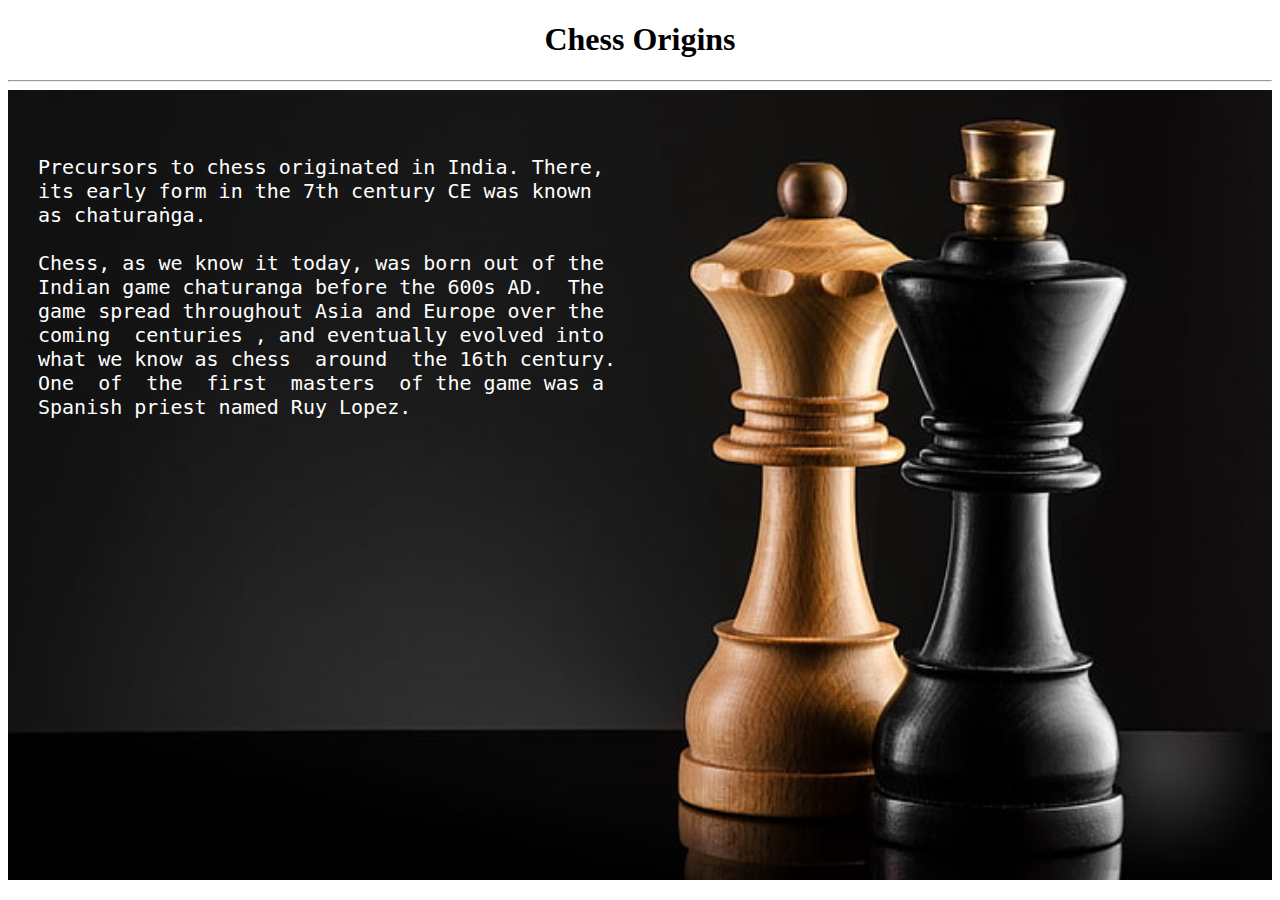
<file: Chess-Board-Generator/chess/index.html>
<!DOCTYPE html>
<html>
<head>
<link href="https://cdn.jsdelivr.net/npm/bootstrap@5.3.0-alpha3/dist/css/bootstrap.min.css" rel="stylesheet" integrity="sha384-KK94CHFLLe+nY2dmCWGMq91rCGa5gtU4mk92HdvYe+M/SXH301p5ILy+dN9+nJOZ" crossorigin="anonymous">
<style>
img{
	display: block;
	margin-left: auto;
	margin-right: auto;
	width: 100%;
	padding:none;
}
pre
{
text-align:justify;
}
.container {
  position: relative;
  text-align: center;
  color: white;
}


/* Top left text */
.top-left {
  position: absolute;
  top: 15px;
  left: 15px;
  font-size:20px;
  text-align:justify;
  margin-left:15px;
  margin-top:30px;
}

</style>
</head>
<body>
<center>
<h1 >Chess Origins</h1  >
</center>
		<hr>
	<div class="container">
<img src="backc.jpg" >
<div class="top-left">
<pre>
Precursors to chess originated in India. There, 
its early form in the 7th century CE was known 
as chaturaṅga.

Chess, as we know it today, was born out of the 
Indian game chaturanga before the 600s AD.  The 
game spread throughout Asia and Europe over the
coming  centuries , and eventually evolved into 
what we know as chess  around  the 16th century. 
One  of  the  first  masters  of the game was a 
Spanish priest named Ruy Lopez.
		</pre>
		</div>
		</div>
</body>
</html>
</file>
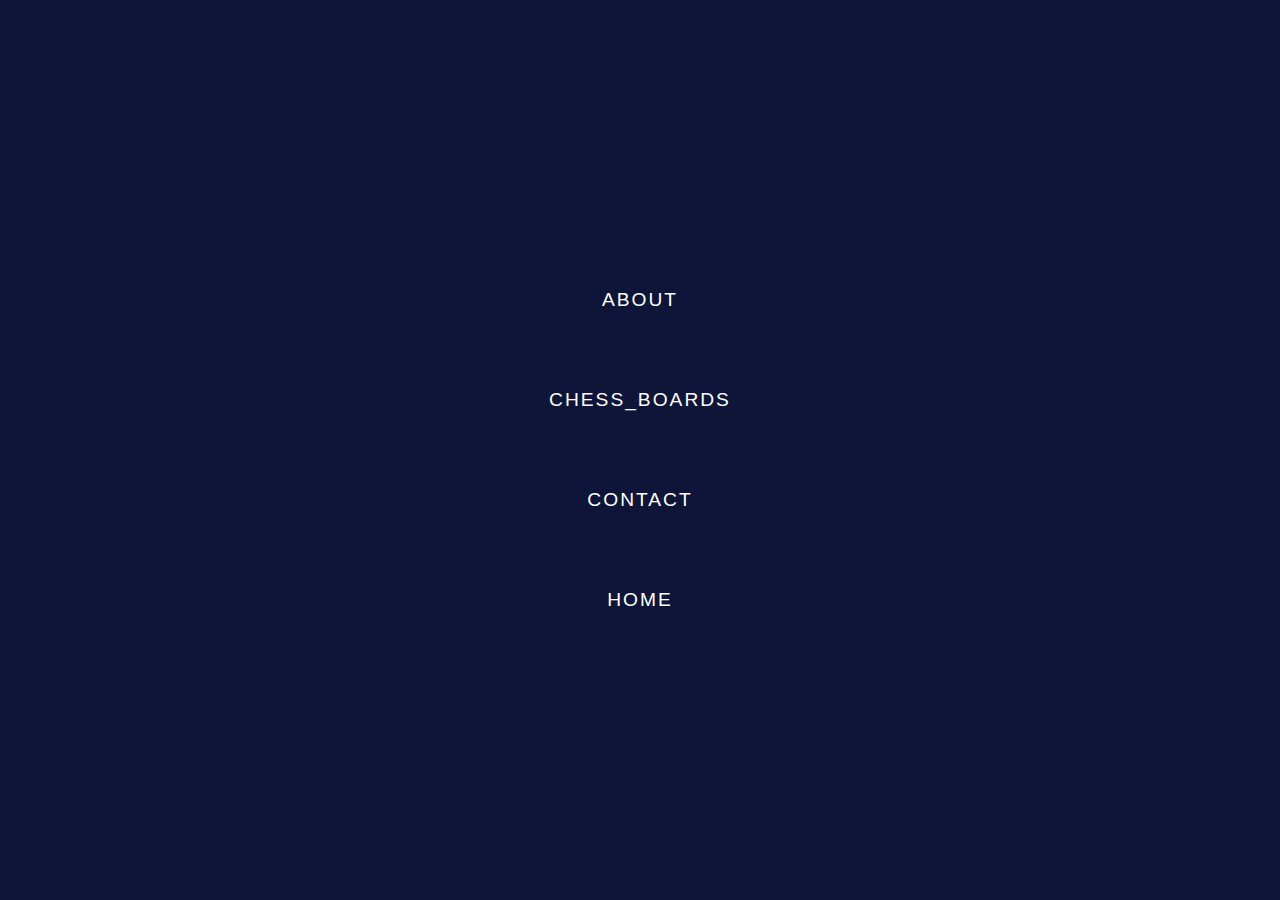
<file: Chess-Board-Generator/button.html>
<!DOCTYPE html>
<html lang="en">
<head>
    <meta charset="UTF-8">
    <meta http-equiv="X-UA-Compatible" content="IE=edge">
    <meta name="viewport" content="width=device-width, initial-scale=1.0">
    <title>Document</title>
    <link rel="stylesheet" type="text/css" href="styleb.css">
</head>
<body>
    <div class="container">
        
        <a href="chess/index.html">
            <span>ABOUT</span>
        </a>
        <a href="secondpage.html">
            <span>CHESS_BOARDS</span>
        </a>
        <a href="chess/contact.html">
            <span>CONTACT</span>
        </a>
        <a href="zeropage1.html">
            <span>HOME</span>
        </a>
    </div>
</body>
</html>
</file>
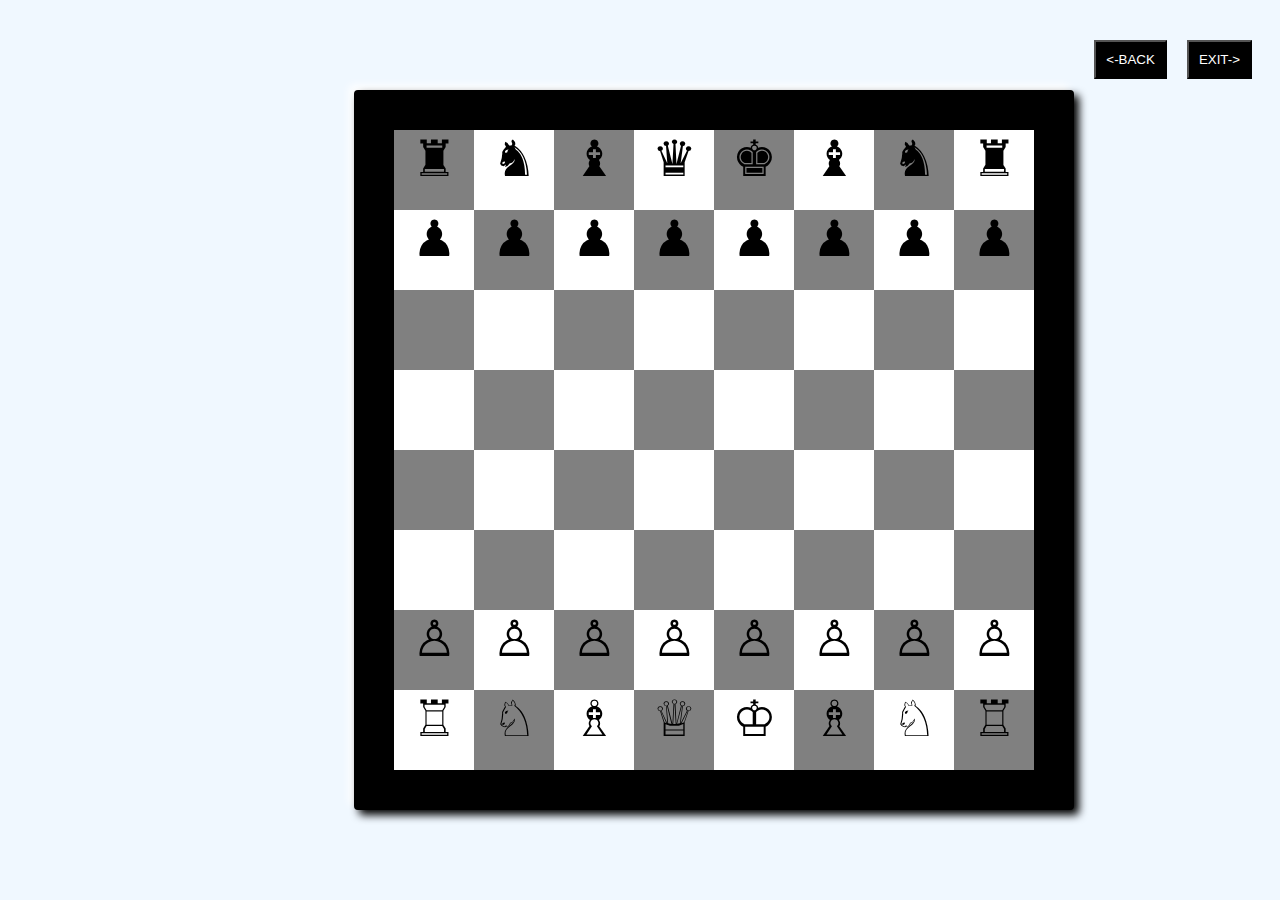
<file: Chess-Board-Generator/chess1.html>
<html>
<head>
<meta charset="UTF-8"> 

<title>Chess set 1</title>
<style>
    body {
    background-color: aliceblue;
    font-family: 'Montserrat', sans-serif;
    padding-left: 20%;
  }
  .chessboard {
      width: 640px;
      height: 640px;
      margin: 90px;
      border: 40px solid #000000;
      border-radius: 4px;
  background: #e59110;
  box-shadow:  5px 5px 8px #000000,
               -5px -5px 8px #ffffff;
  }
  .black:hover{
    background-color: rgb(190, 102, 102);
  }
  .white:hover{
    background-color: rgb(138, 80, 80);
  }
  .black {
      float: left;
      width: 80px;
      height: 80px;
      background-color: white;
        font-size:50px;
      text-align:center;
      display: table-cell;
      vertical-align:middle;
  }
  .white {
      float: left;
      width: 80px;
      height: 80px;
      background-color:grey;
      font-size:50px;
      text-align:center;
      display: table-cell;
      vertical-align:middle;
  }
  button{
    float: right;
    margin-top:-50px;
    margin-right: 20px;
    background-color: black;
    color: #ffffff;
    padding: 10px;
    margin-bottom: 20px;

  }
</style>
</head>
<body>
  <div>
  
  <button onclick="window.location.href='exit.html'">EXIT-></button>
  <button onclick="window.location.href='button.html'"><-BACK</button>
</div>
<div class="chessboard">
<!-- 1st -->
<div class="white">&#9820;</div>
<div class="black">&#9822;</div>
<div class="white">&#9821;</div>
<div class="black">&#9819;</div>
<div class="white">&#9818;</div>
<div class="black">&#9821;</div>
<div class="white">&#9822;</div>
<div class="black">&#9820;</div>
<!-- 2nd -->
<div class="black">&#9823;</div>
<div class="white">&#9823;</div>
<div class="black">&#9823;</div>
<div class="white">&#9823;</div>
<div class="black">&#9823;</div>
<div class="white">&#9823;</div>
<div class="black">&#9823;</div>
<div class="white">&#9823;</div>
<!-- 3th -->
<div class="white"></div>
<div class="black"></div>
<div class="white"></div>
<div class="black"></div>
<div class="white"></div>
<div class="black"></div>
<div class="white"></div>
<div class="black"></div>
<!-- 4st -->
<div class="black"></div>
<div class="white"></div>
<div class="black"></div>
<div class="white"></div>
<div class="black"></div>
<div class="white"></div>
<div class="black"></div>
<div class="white"></div>
<!-- 5th -->
<div class="white"></div>
<div class="black"></div>
<div class="white"></div>
<div class="black"></div>
<div class="white"></div>
<div class="black"></div>
<div class="white"></div>
<div class="black"></div>
<!-- 6th -->
<div class="black"></div>
<div class="white"></div>
<div class="black"></div>
<div class="white"></div>
<div class="black"></div>
<div class="white"></div>
<div class="black"></div>
<div class="white"></div>
<!-- 7th -->
<div class="white">&#9817;</div>
<div class="black">&#9817;</div>
<div class="white">&#9817;</div>
<div class="black">&#9817;</div>
<div class="white">&#9817;</div>
<div class="black">&#9817;</div>
<div class="white">&#9817;</div>
<div class="black">&#9817;</div>
<!-- 8th -->
<div class="black">&#9814;</div>
<div class="white">&#9816;</div>
<div class="black">&#9815;</div>
<div class="white">&#9813;</div>
<div class="black">&#9812;</div>
<div class="white">&#9815;</div>
<div class="black">&#9816;</div>
<div class="white">&#9814;</div>
</div>

</body>
</html>
</file>
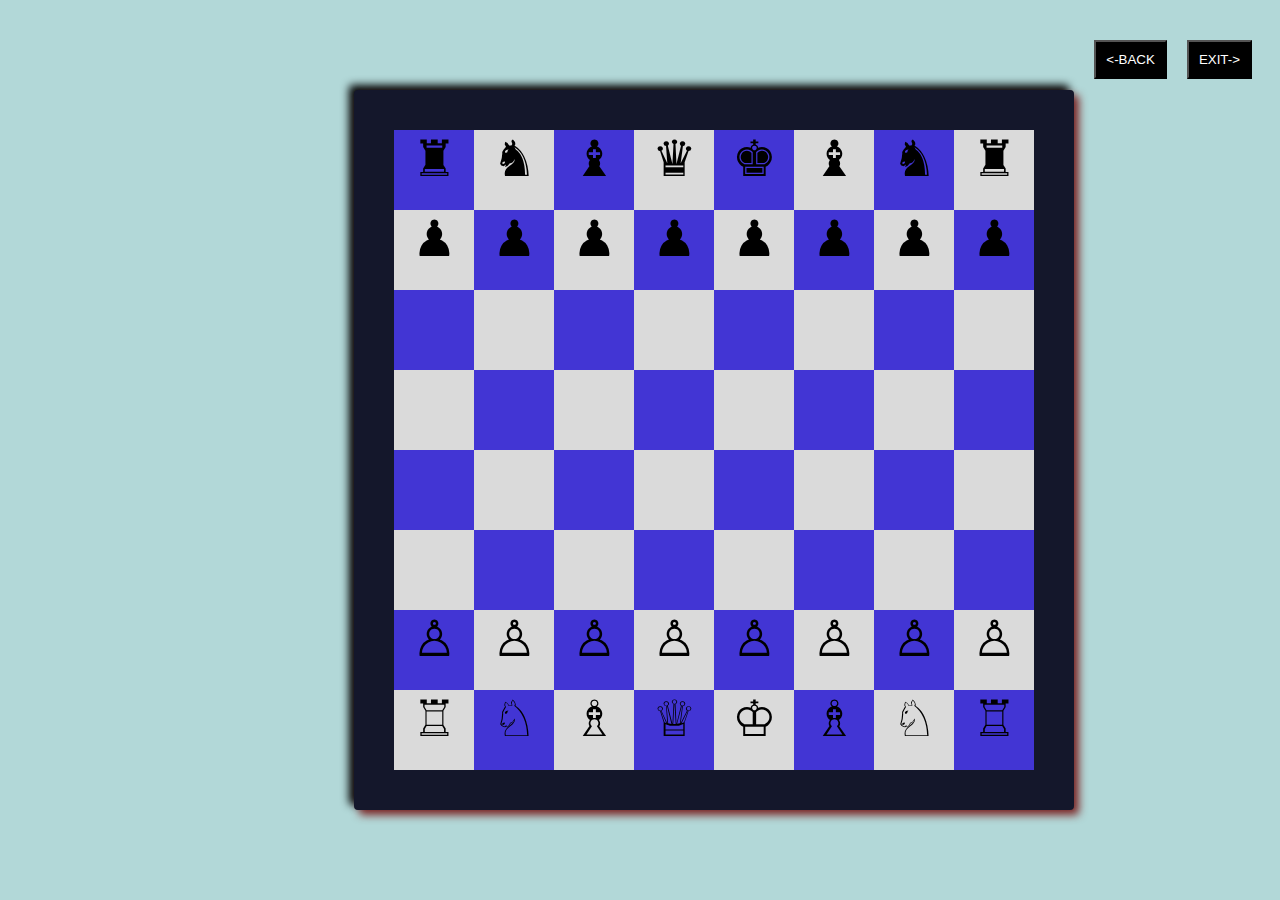
<file: Chess-Board-Generator/chess2.html>
<html>
<head>
<meta charset="UTF-8"> 

<title>Chess set 2</title>
<style>
    body {
    background: #b2d8d8;
    font-family: 'Montserrat', sans-serif;
    padding-left: 20%;
  }
  .chessboard {
      width: 640px;
      height: 640px;
      margin: 90px;
      border: 40px solid #14172b;
      border-radius: 4px;
  background: #000000;
  box-shadow:  5px 5px 8px rgb(125, 39, 39),
               -5px -5px 8px #000000;
  }
  .black {
      float: left;
      width: 80px;
      height: 80px;
      background-color: rgba(255, 255, 255, 0.856);
        font-size:50px;
      text-align:center;
      display: table-cell;
      vertical-align:middle;
  }
  .white {
      float: left;
      width: 80px;
      height: 80px;
      background-color:rgba(72, 58, 231, 0.916);
      font-size:50px;
      text-align:center;
      display: table-cell;
      vertical-align:middle;
  }
  .black:hover{
    background-color: rgb(255, 255, 255);
  }
  .white:hover{
    background-color: rgb(0, 157, 255);
  }
  button{
    float: right;
    margin-top:-50px;
    margin-right: 20px;
    background-color: black;
    color: #ffffff;
    padding: 10px;
    margin-bottom: 20px;

  }
</style>
</head>
<body>
  <div>
  
    <button onclick="window.location.href='exit.html'">EXIT-></button>
    <button onclick="window.location.href='button.html'"><-BACK</button>
  </div>
<div class="chessboard">
<!-- 1st -->
<div class="white">&#9820;</div>
<div class="black">&#9822;</div>
<div class="white">&#9821;</div>
<div class="black">&#9819;</div>
<div class="white">&#9818;</div>
<div class="black">&#9821;</div>
<div class="white">&#9822;</div>
<div class="black">&#9820;</div>
<!-- 2nd -->
<div class="black">&#9823;</div>
<div class="white">&#9823;</div>
<div class="black">&#9823;</div>
<div class="white">&#9823;</div>
<div class="black">&#9823;</div>
<div class="white">&#9823;</div>
<div class="black">&#9823;</div>
<div class="white">&#9823;</div>
<!-- 3th -->
<div class="white"></div>
<div class="black"></div>
<div class="white"></div>
<div class="black"></div>
<div class="white"></div>
<div class="black"></div>
<div class="white"></div>
<div class="black"></div>
<!-- 4st -->
<div class="black"></div>
<div class="white"></div>
<div class="black"></div>
<div class="white"></div>
<div class="black"></div>
<div class="white"></div>
<div class="black"></div>
<div class="white"></div>
<!-- 5th -->
<div class="white"></div>
<div class="black"></div>
<div class="white"></div>
<div class="black"></div>
<div class="white"></div>
<div class="black"></div>
<div class="white"></div>
<div class="black"></div>
<!-- 6th -->
<div class="black"></div>
<div class="white"></div>
<div class="black"></div>
<div class="white"></div>
<div class="black"></div>
<div class="white"></div>
<div class="black"></div>
<div class="white"></div>
<!-- 7th -->
<div class="white">&#9817;</div>
<div class="black">&#9817;</div>
<div class="white">&#9817;</div>
<div class="black">&#9817;</div>
<div class="white">&#9817;</div>
<div class="black">&#9817;</div>
<div class="white">&#9817;</div>
<div class="black">&#9817;</div>
<!-- 8th -->
<div class="black">&#9814;</div>
<div class="white">&#9816;</div>
<div class="black">&#9815;</div>
<div class="white">&#9813;</div>
<div class="black">&#9812;</div>
<div class="white">&#9815;</div>
<div class="black">&#9816;</div>
<div class="white">&#9814;</div>
</div>

</body>
</html>
</file>
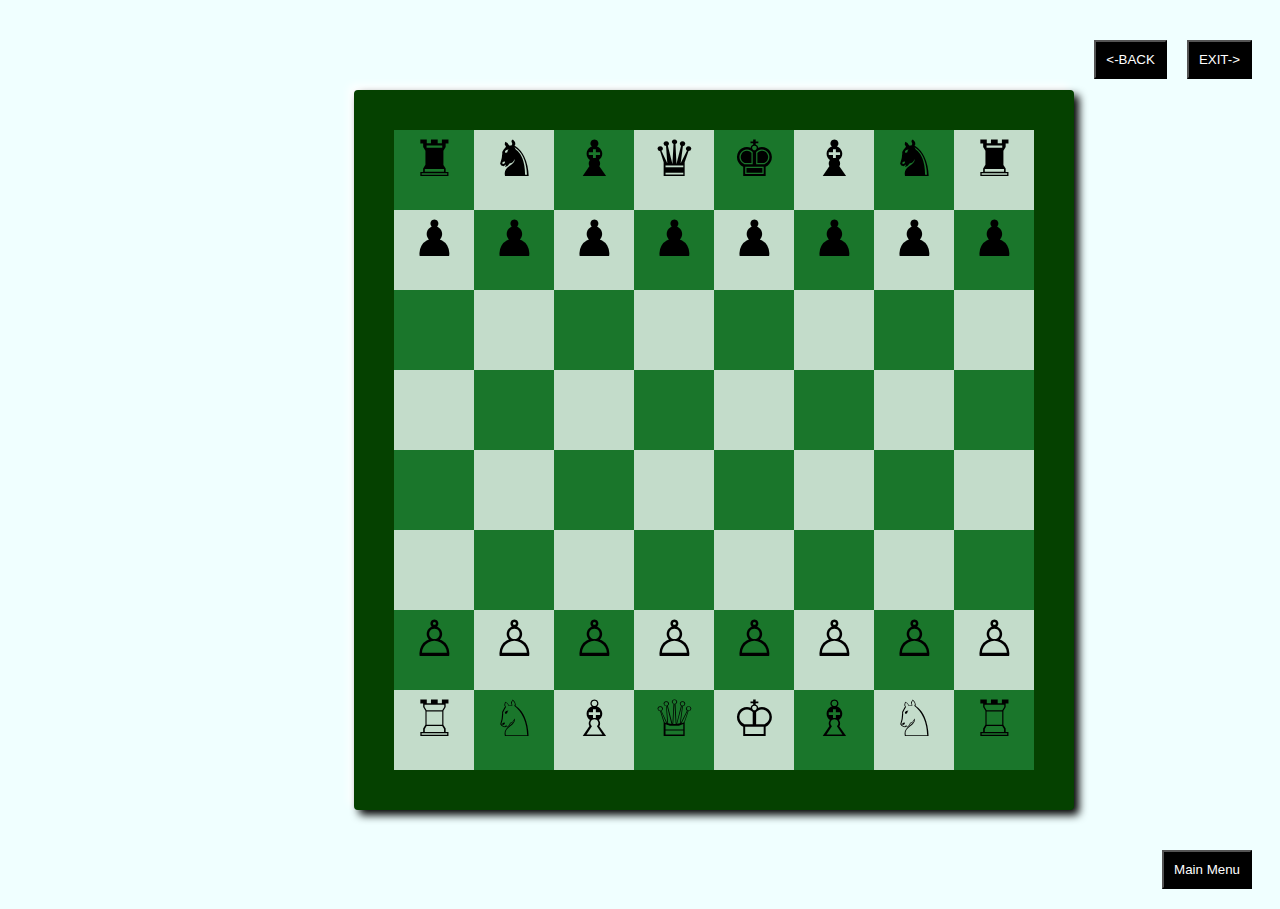
<file: Chess-Board-Generator/chess3.html>
<html>
<head>
<meta charset="UTF-8"> 

<title>Chess set 3</title>
<style>
    body {
    background-color: azure;
    padding-left: 20%;
    font-family: 'Montserrat', sans-serif;
  }
  .chessboard {

      width: 640px;
      height: 640px;
      margin: 90px;
      border: 40px solid #054100;
      border-radius: 4px;
  background: #e59110;
  box-shadow:  5px 5px 8px #000000,
               -5px -5px 8px #ffffff;
  }
  .black {
      float: left;
      width: 80px;
      height: 80px;
      background-color: rgb(195, 220, 202);
        font-size:50px;
      text-align:center;
      display: table-cell;
      vertical-align:middle;
  }
  .white {
      float: left;
      width: 80px;
      height: 80px;
      background-color:rgb(26, 118, 43);
      font-size:50px;
      text-align:center;
      display: table-cell;
      vertical-align:middle;
  }
  .black:hover{
    background-color: yellow;
  }
  .white:hover{
    background-color: yellow;
  }
  button{
    float: right;
    margin-top:-50px;
    margin-right: 20px;
    background-color: black;
    color: #ffffff;
    padding: 10px;
    margin-bottom: 20px;

  }
</style>
</head>
<body>
  <div>
  
    <button onclick="window.location.href='exit.html'">EXIT-></button>
    <button onclick="window.location.href='button.html'"><-BACK</button>
  </div>
<div class="chessboard">
<!-- 1st -->
<div class="white">&#9820;</div>
<div class="black">&#9822;</div>
<div class="white">&#9821;</div>
<div class="black">&#9819;</div>
<div class="white">&#9818;</div>
<div class="black">&#9821;</div>
<div class="white">&#9822;</div>
<div class="black">&#9820;</div>
<!-- 2nd -->
<div class="black">&#9823;</div>
<div class="white">&#9823;</div>
<div class="black">&#9823;</div>
<div class="white">&#9823;</div>
<div class="black">&#9823;</div>
<div class="white">&#9823;</div>
<div class="black">&#9823;</div>
<div class="white">&#9823;</div>
<!-- 3th -->
<div class="white"></div>
<div class="black"></div>
<div class="white"></div>
<div class="black"></div>
<div class="white"></div>
<div class="black"></div>
<div class="white"></div>
<div class="black"></div>
<!-- 4st -->
<div class="black"></div>
<div class="white"></div>
<div class="black"></div>
<div class="white"></div>
<div class="black"></div>
<div class="white"></div>
<div class="black"></div>
<div class="white"></div>
<!-- 5th -->
<div class="white"></div>
<div class="black"></div>
<div class="white"></div>
<div class="black"></div>
<div class="white"></div>
<div class="black"></div>
<div class="white"></div>
<div class="black"></div>
<!-- 6th -->
<div class="black"></div>
<div class="white"></div>
<div class="black"></div>
<div class="white"></div>
<div class="black"></div>
<div class="white"></div>
<div class="black"></div>
<div class="white"></div>
<!-- 7th -->
<div class="white">&#9817;</div>
<div class="black">&#9817;</div>
<div class="white">&#9817;</div>
<div class="black">&#9817;</div>
<div class="white">&#9817;</div>
<div class="black">&#9817;</div>
<div class="white">&#9817;</div>
<div class="black">&#9817;</div>
<!-- 8th -->
<div class="black">&#9814;</div>
<div class="white">&#9816;</div>
<div class="black">&#9815;</div>
<div class="white">&#9813;</div>
<div class="black">&#9812;</div>
<div class="white">&#9815;</div>
<div class="black">&#9816;</div>
<div class="white">&#9814;</div>
</div>
<button onclick="window.location.href='firstpage.html'">Main Menu</button>
</body>
</html>
</file>
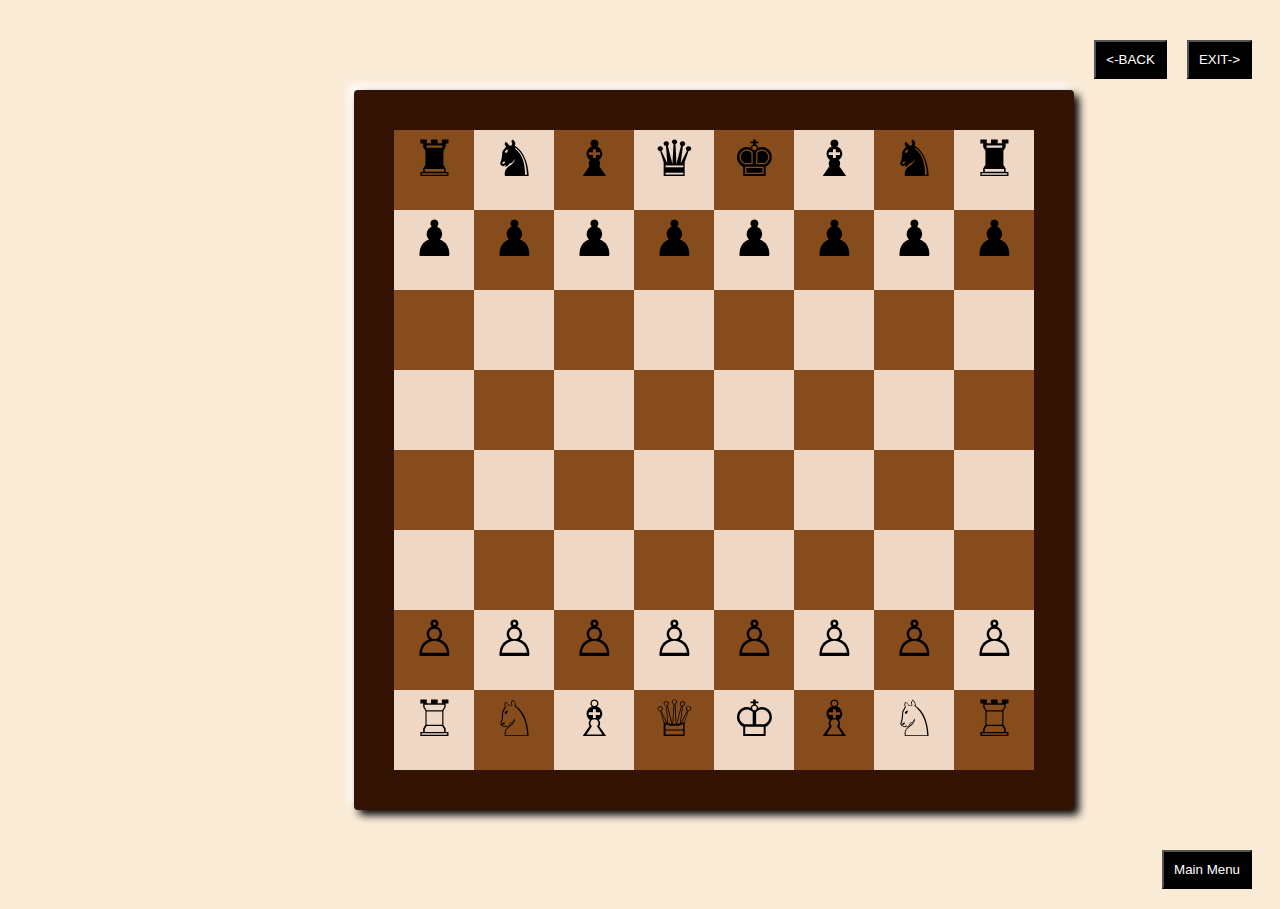
<file: Chess-Board-Generator/chess4.html>
<html>
<head>
<meta charset="UTF-8">
 
<title>Chess set 4</title>
<style>
    body {
        background-color: antiquewhite;
    padding-left: 20%;
    font-family: 'Montserrat', sans-serif;
  }
  .chessboard {
      width: 640px;
      height: 640px;
      margin: 90px;
      border: 40px solid #331404;
      border-radius: 4px;
    background: #e59110;
    box-shadow:  5px 5px 8px #000000,
               -5px -5px 8px #ffffff;
  }
  .black {
      float: left;
      width: 80px;
      height: 80px;
      background-color: rgb(238, 216, 197);
        font-size:50px;
      text-align:center;
      display: table-cell;
      vertical-align:middle;
  }
  .white {
      float: left;
      width: 80px;
      height: 80px;
      background-color:rgb(134, 76, 27);
      font-size:50px;
      text-align:center;
      display: table-cell;
      vertical-align:middle;
  }
  .black:hover{
    background-color: aliceblue;
  }
  .white:hover{
    background-color: yellow;
  }
  button{
    float: right;
    margin-top:-50px;
    margin-right: 20px;
    background-color: black;
    color: #ffffff;
    padding: 10px;
    margin-bottom: 20px;

  }
</style>
</head>
<body>
  <div>
  
    <button onclick="window.location.href='exit.html'">EXIT-></button>
    <button onclick="window.location.href='button.html'"><-BACK</button>
  </div>
<div class="chessboard">
<!-- 1st -->
<div class="white">&#9820;</div>
<div class="black">&#9822;</div>
<div class="white">&#9821;</div>
<div class="black">&#9819;</div>
<div class="white">&#9818;</div>
<div class="black">&#9821;</div>
<div class="white">&#9822;</div>
<div class="black">&#9820;</div>
<!-- 2nd -->
<div class="black">&#9823;</div>
<div class="white">&#9823;</div>
<div class="black">&#9823;</div>
<div class="white">&#9823;</div>
<div class="black">&#9823;</div>
<div class="white">&#9823;</div>
<div class="black">&#9823;</div>
<div class="white">&#9823;</div>
<!-- 3th -->
<div class="white"></div>
<div class="black"></div>
<div class="white"></div>
<div class="black"></div>
<div class="white"></div>
<div class="black"></div>
<div class="white"></div>
<div class="black"></div>
<!-- 4st -->
<div class="black"></div>
<div class="white"></div>
<div class="black"></div>
<div class="white"></div>
<div class="black"></div>
<div class="white"></div>
<div class="black"></div>
<div class="white"></div>
<!-- 5th -->
<div class="white"></div>
<div class="black"></div>
<div class="white"></div>
<div class="black"></div>
<div class="white"></div>
<div class="black"></div>
<div class="white"></div>
<div class="black"></div>
<!-- 6th -->
<div class="black"></div>
<div class="white"></div>
<div class="black"></div>
<div class="white"></div>
<div class="black"></div>
<div class="white"></div>
<div class="black"></div>
<div class="white"></div>
<!-- 7th -->
<div class="white">&#9817;</div>
<div class="black">&#9817;</div>
<div class="white">&#9817;</div>
<div class="black">&#9817;</div>
<div class="white">&#9817;</div>
<div class="black">&#9817;</div>
<div class="white">&#9817;</div>
<div class="black">&#9817;</div>
<!-- 8th -->
<div class="black">&#9814;</div>
<div class="white">&#9816;</div>
<div class="black">&#9815;</div>
<div class="white">&#9813;</div>
<div class="black">&#9812;</div>
<div class="white">&#9815;</div>
<div class="black">&#9816;</div>
<div class="white">&#9814;</div>
</div>
<button onclick="window.location.href='firstpage.html'">Main Menu</button>
</body>
</html>
</file>
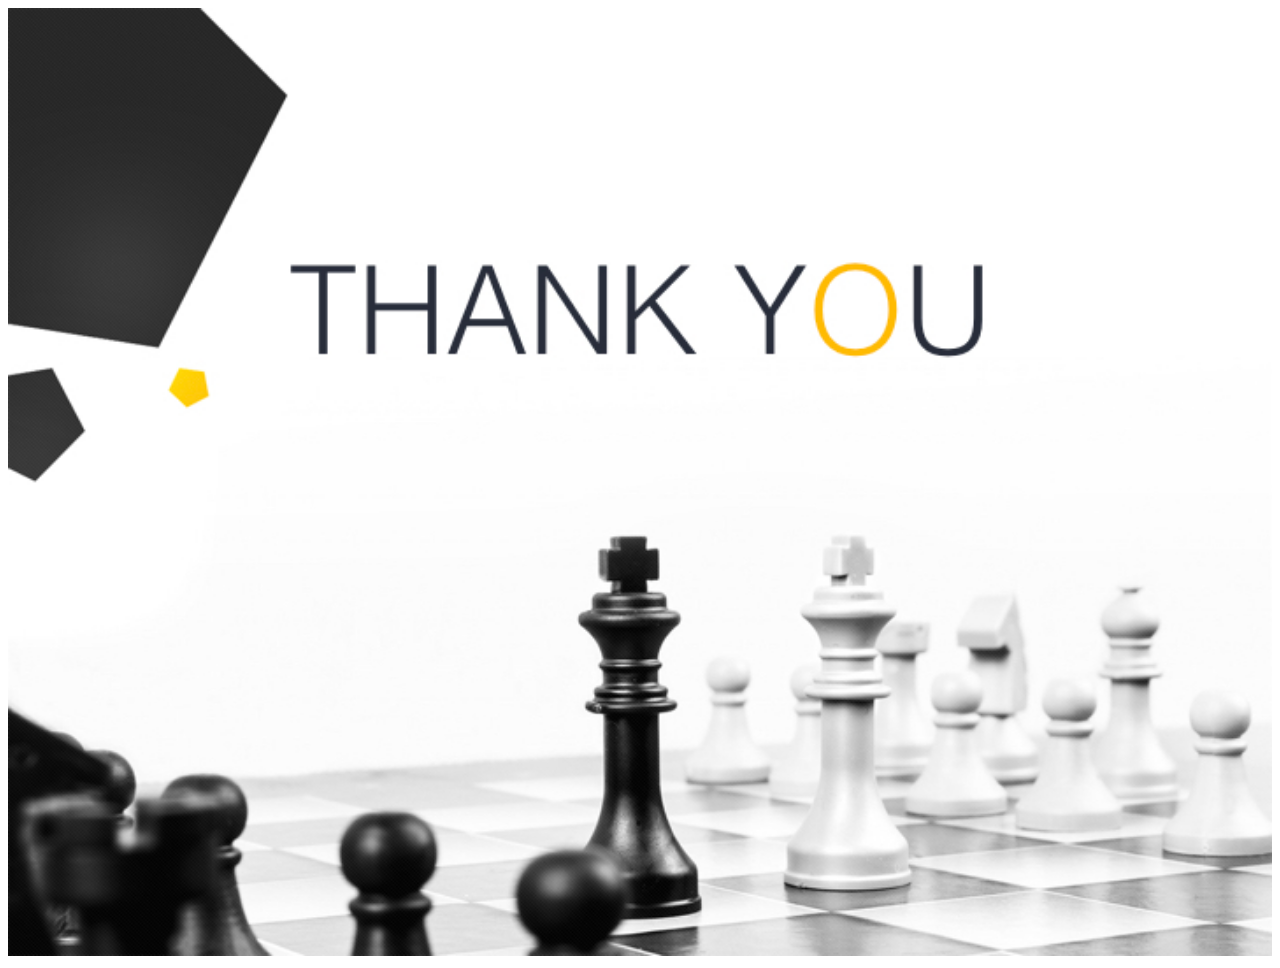
<file: Chess-Board-Generator/exit.html>
<!DOCTYPE html>
<html lang="en">
<head>
    <meta charset="UTF-8">
    <meta http-equiv="X-UA-Compatible" content="IE=edge">
    <meta name="viewport" content="width=<device-width>, initial-scale=1.0">
    <title>Document</title>
    <style>
        img{
            background-size: cover;
            width:100%;
        }
    </style>
</head>
<body>
<img src="images/thank.jpg">

</body>
</html>
</file>
<file: Chess-Board-Generator/styleb.css>
*
{
    margin:0;
    padding: 0;
    font-family: sans-serif;
    box-sizing: border-box;
}
body{
    display: flex;
    justify-content: center;
    align-items: center;
    min-height: 100vh;
    background-color: #0e1538;
}
.container
{
    display: flex;
    justify-content:center;
    align-items: center;
    flex-direction: column;
}
.container a{
    position: relative;
    width: 200px;
    height: 60px;
    display: inline-block;
    background: #fff;
    margin: 20px;
}
.container a:before,
.container a:after
{
    content:'';
    position:absolute;
    inset: 0;
    background: #f00;
    transition: 0.5s;
}
.container a:hover:before
{
    inset: -3px;

}
.container a:hover:after
{
    inset: -3px;
    filter:blur(10px);
    
}
.container a span{
    position:absolute;
    top:0;
    left: 0;
    width: 100%;
    height: 100%;
    display: inline-block;
    background: #0e1538;
    z-index:10;
    display:flex;
   justify-content:center;
   align-items:center;
   font-size: 1.2em;
   text-transform: uppercase;
   letter-spacing: 2px;
   color:#fff;


}
</file>
